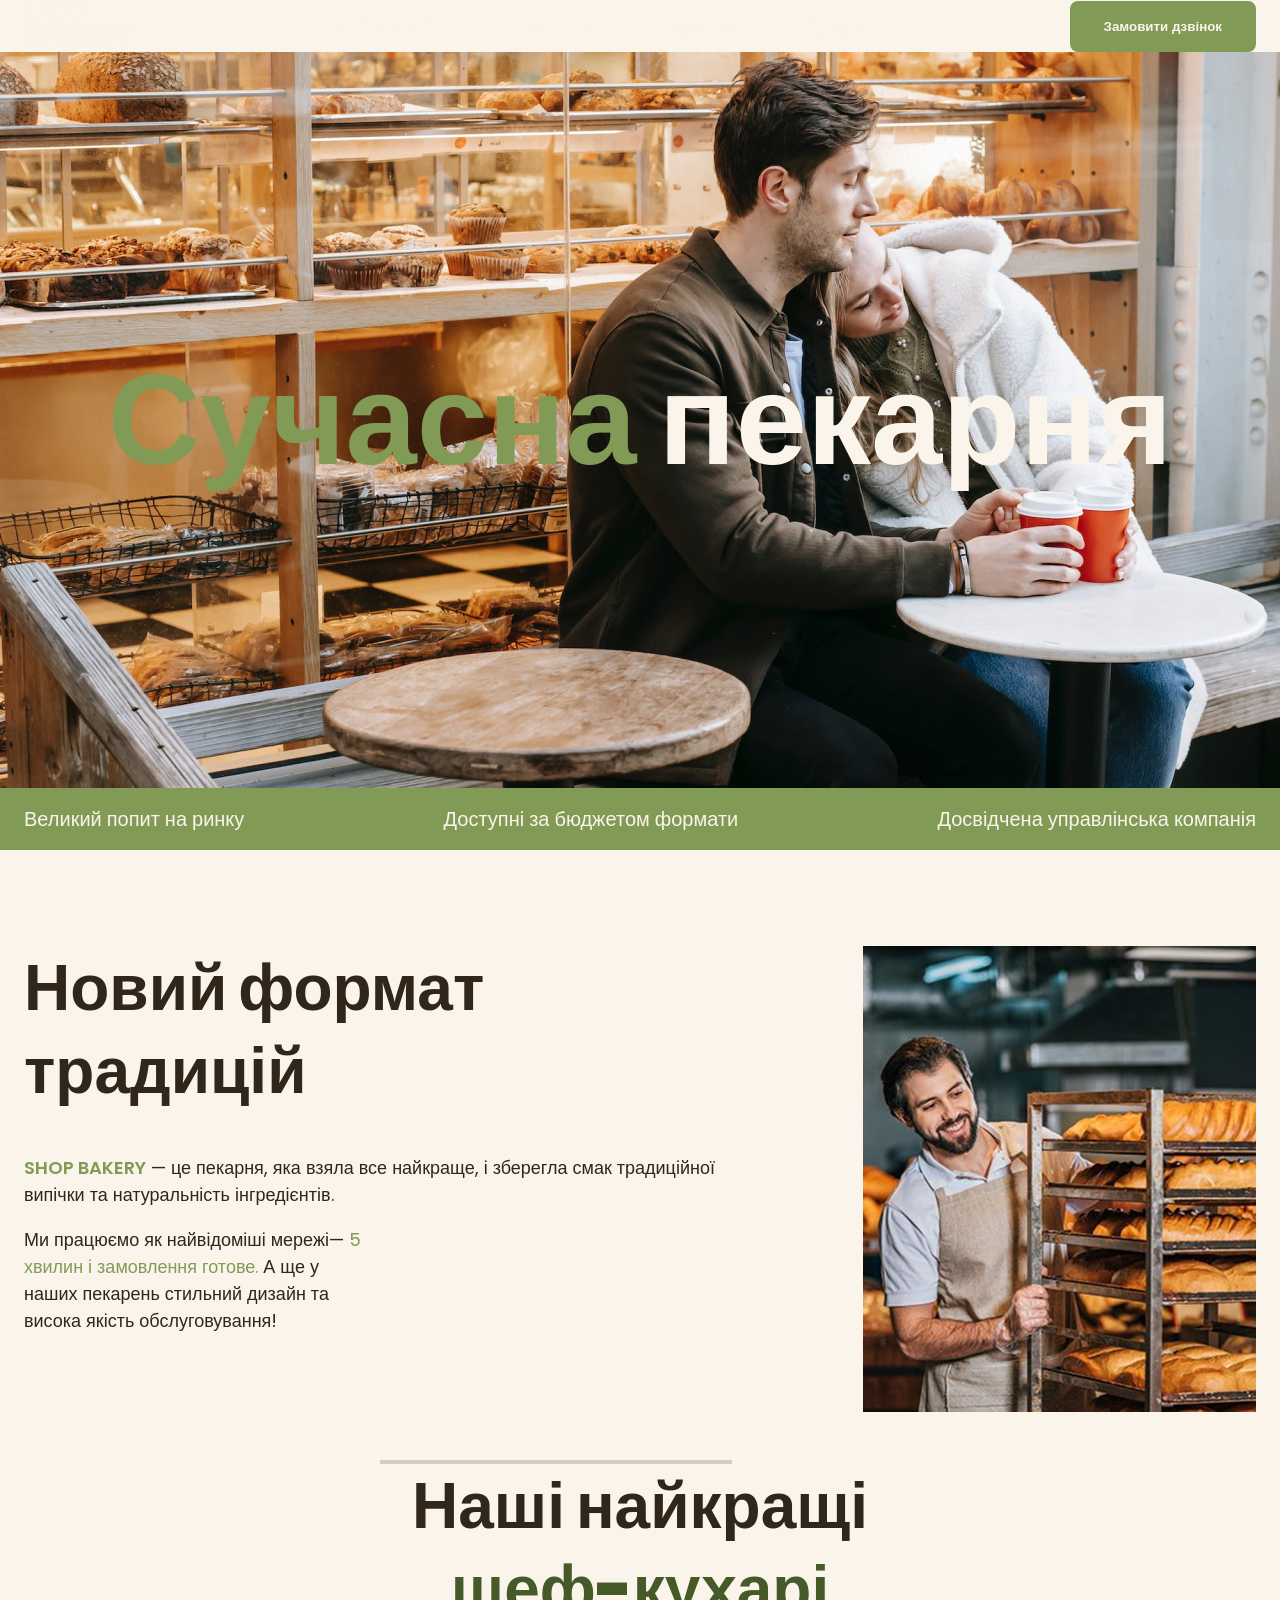
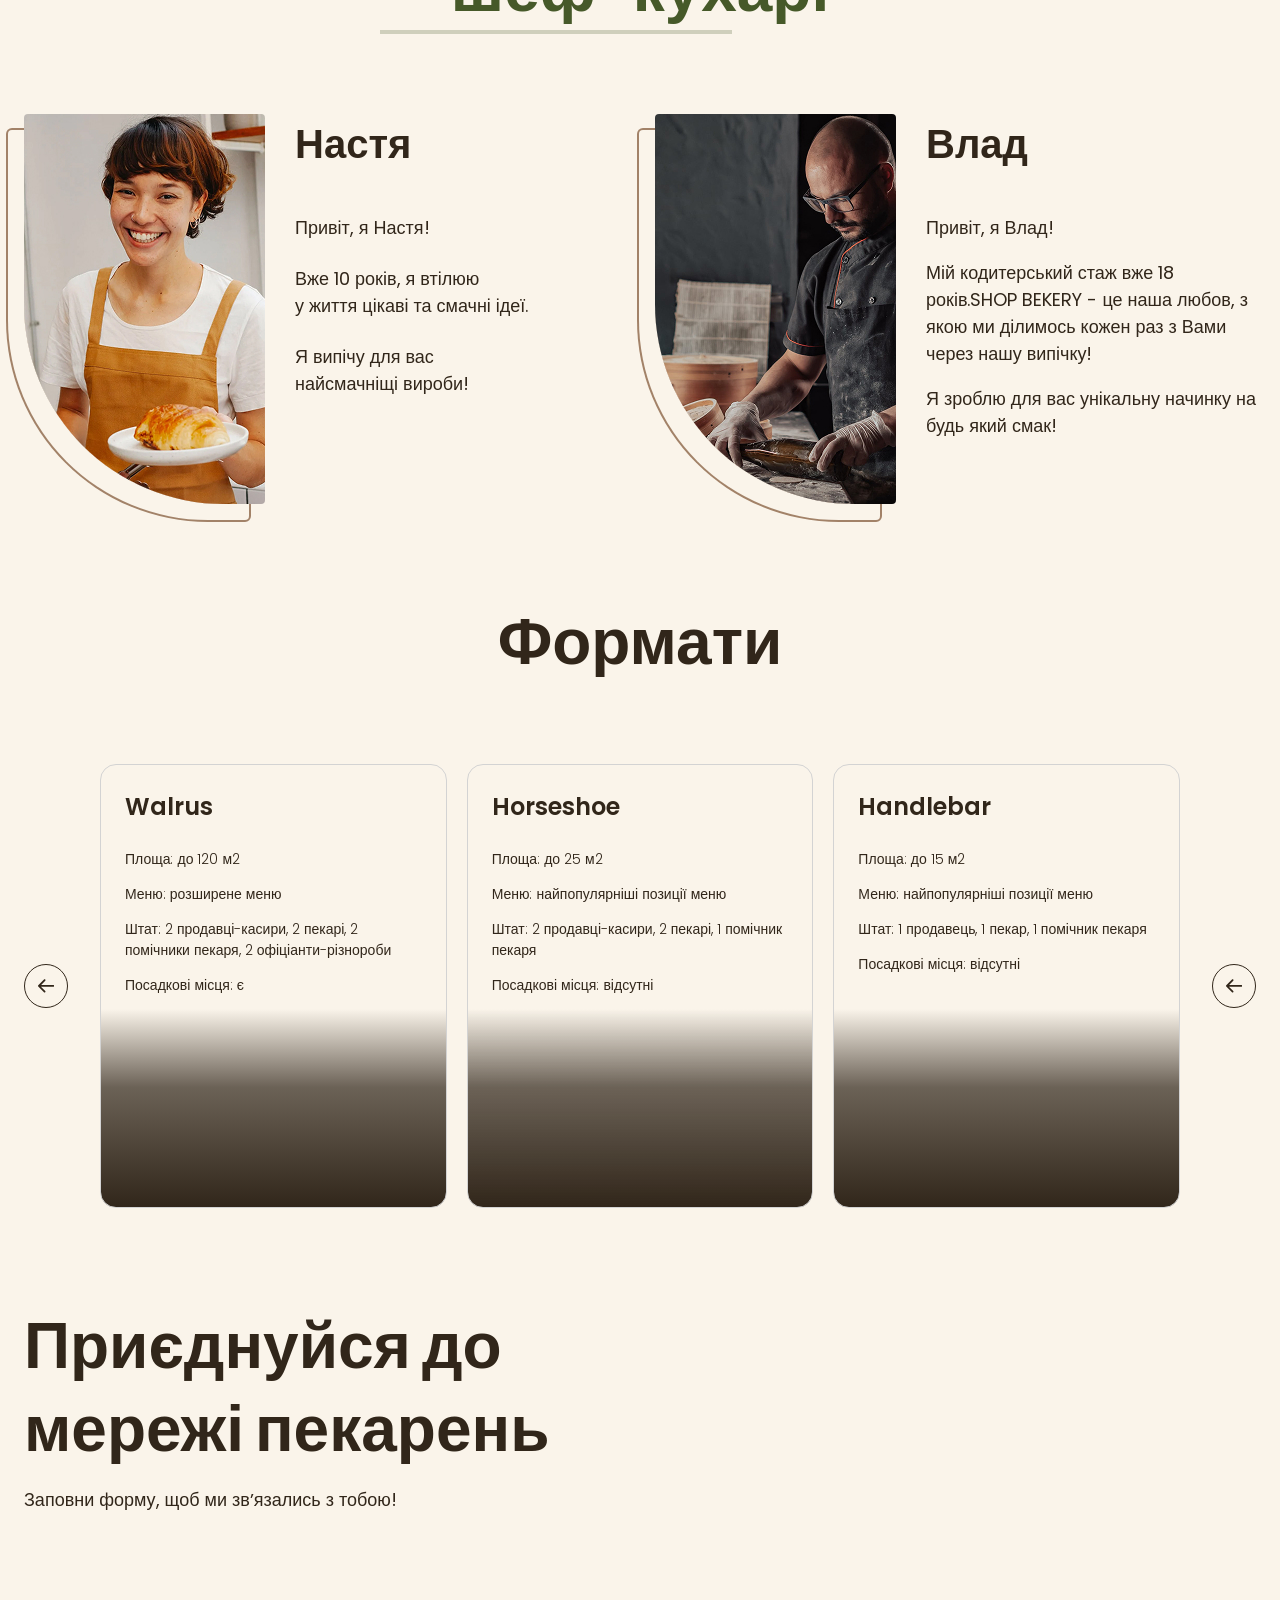
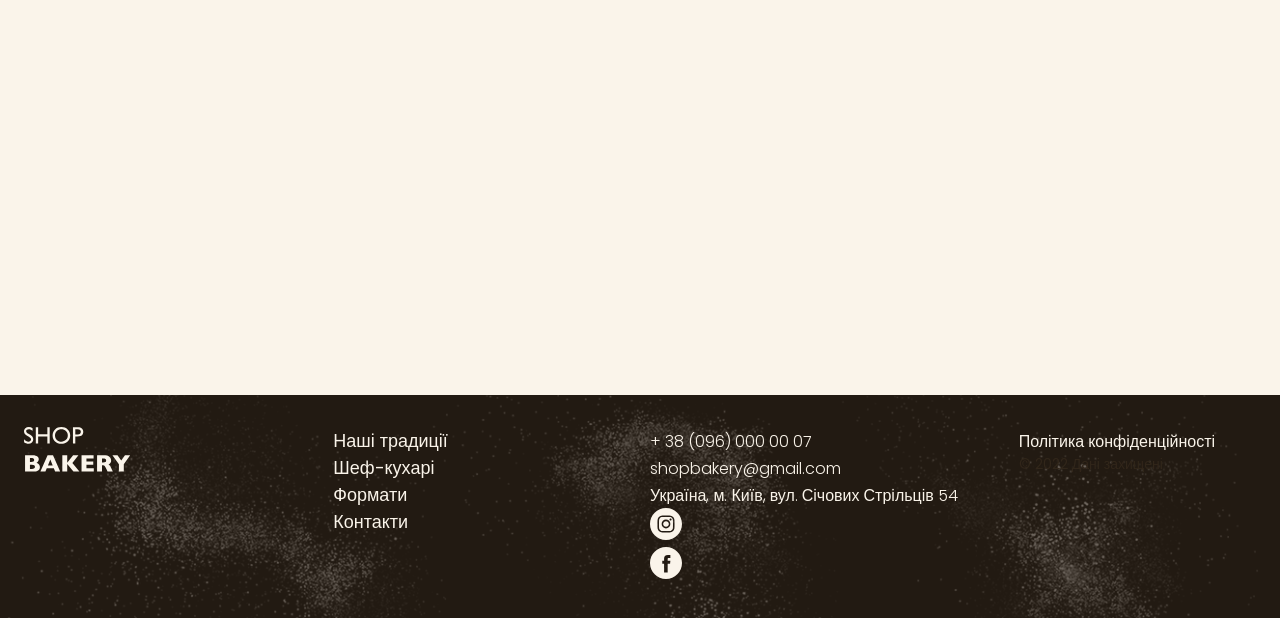
<file: index.html>
<!DOCTYPE html>
<html lang="=uk">
<head>
    <meta charset="UTF-8">
    <meta http-equiv="X-UA-Compatible" content="IE=edge">
    <meta name="viewport" content="width=device-width, initial-scale=1.0">
    <!-- Fonts -->
    <!-- <link rel="preconnect" href="https://fonts.googleapis.com">
    <link rel="preconnect" href="https://fonts.gstatic.com" crossorigin>
    <link href="https://fonts.googleapis.com/css2?family=Oswald:wght@200..700&family=Poppins:wght@300;400;600;900&display=swap" rel="stylesheet"> -->
    <!-- Styles -->
    <link rel="stylesheet" href="./css/styles.css">
    <title>Сучасна пекарня</title>
</head>
<body>
    <header>
        <div class="container">
            <div class="header-container">
            <nav class="header-nav">
             <a href="/">
                <img src="img/logo.svg" alt="Логотип сучасної пекарні">
             </a>
             <ul class="header-list">
                <li>
                    <a class="link" href="#traditions-section">Наші традиції</a>
                </li>
                <li>
                    <a class="link" href="#chefs-section">Шеф-кухарі</a>
                </li>
                <li>
                    <a class="link" href="#formats-section">Формати</a>
                </li>
                <li>
                    <a class="link" href="#contacts-section">Контакти</a>
                </li>
             </ul>
             </nav>
             <button type="button" class="button">
                Замовити дзвінок
            </button>
            </div>
        </div>
    </header>
    <main>
        <section class="hero-section">
            <div class="container">
                <h1 class="hero-title"><span class="accent">Сучасна</span> пекарня</h1>
            </div>
        </section>
        <section class="advantages-section">
            <div class="container">
                <h2 class="visually-hidden">Наші переваги</h2>
            <ul class="advantages-list">
                <li class="advantages-item">
                    Великий попит на ринку
                </li>
                <li class="advantages-item">
                    Доступні за бюджетом формати
                </li>
                <li class="advantages-item">
                    Досвідчена управлінська компанія
                </li>
            </ul>
            </div>
        </section>
        <section class="traditions-section" id="traditions-section">
            <div class="container">
                <div class="traditions-container">
                    <div class="traditions-content">
                        <h2 class="traditions-title section-title ">Новий формат традицій</h2>
                            <p class="traditions-text">
                                <span class="brand-uppercase">shop bakery</span> — це пекарня, яка взяла все найкраще, і зберегла смак 
                                традиційної випічки та натуральність інгредієнтів.
                            </p>
                            <p class="traditions-text limited">
                                Ми працюємо як найвідоміші мережі— 
                                <span class="brand">5 хвилин і замовлення готове.</span> 
                                А ще у наших пекарень стильний дизайн 
                                та висока якість обслуговування!
                            </p>
                    </div>
            <img src="img/baker-man.jpg" alt="Пекар чоловік дивиться на батони із посмішкою">
            </div>
            </div>
        </section>
        <section class="section" id="chefs-section">
            <div class="container">
                <h2 class="chefs-title section-title centered">Наші найкращі <span class="accent">шеф-кухарі</span></h2>
            <ul class="chefs-list">
                <li class="chefs-item">
                    <article class="chefs-card">
                        <img class="chefs-images" src="./img/chef-nastya.jpg" alt="Nastya-chef">
                        <div>
                            <h3 class="chef-name">Настя</h3>
                            <div class="chefs-text">
                                <p>
                                Привіт, я Настя!
                            </p>
                            <p>
                                Вже 10 років, я втілюю <br>
                                у життя цікаві та смачні ідеї.
                            </p>
                            <p>
                                Я випічу для вас <br>
                                найсмачніщі вироби!
                            </p>
                            </div>
                        </div>
                 </article>
                </li>
                <li class="chefs-item">
                    <article class="chefs-card">
                        <img class="chefs-images" src="./img/chef-vlad.jpg" alt="Vlad-chef">
                        <div>
                            <h3 class="chef-name">Влад</h3>
                            <p class="chef-text">
                                Привіт, я Влад!
                            </p>
                            <p class="chef-text">
                                Мій кодитерський стаж вже 18 років.SHOP BEKERY - це наша любов, з якою ми ділимось кожен раз з Вами через нашу випічку!
                            </p>
                            <p class="chef-text">
                                Я зроблю для вас унікальну начинку на будь який смак!
                            </p>
                        </div>
                    </article>
                </li>
            </ul>
            </div>
        </section>
        <section class="section" id="formats-section">
            <div class="container">
                <h2 class=" formats-section-title section-title centered">Формати</h2>
                <div class="formats-container">
                    <button class="carousel-button" type="button">
                    <svg class="formats-arrow">
                        <use href="./img/svg-sprite.svg#icon-arrow"></use>
                    </svg>
                </button>
                <ul class="formats-list">
                    <li class="formats-item">
                        <article class="format-card">
                            <h3 class="formats-title" lang="en">Walrus</h3>
                            <div class="formats-text">
                                <p>
                                    Площа: до 120 м2
                                </p>
                                <p>
                                    Меню: розширене меню 
                                </p>
                                <p>
                                    Штат: 2 продавці-касири, 2 пекарі, 2 помічники пекаря, 2 офіціанти-різнороби
                                </p>
                                <p>
                                    Посадкові місця: є
                                </p>
                            </div>
                        </article>
                    </li>
                    <li class="formats-item">
                        <article class="format-card">
                            <h3 class="formats-title" lang="en">Horseshoe</h3>
                            <div class="formats-text">
                                <p>
                                    Площа: до 25 м2
                                </p>
                                <p>
                                    Меню: найпопулярніші позиції меню
                                </p>
                                <p>
                                    Штат: 2 продавці-касири, 2 пекарі, 1 помічник пекаря
                                </p>
                                <p>
                                    Посадкові місця: відсутні
                                </p>
                            </div>
                        </article>
                    </li>
                    <li class="formats-item">
                        <article class="format-card">
                            <h3 class="formats-title" lang="en">Handlebar</h3>
                            <div class="formats-text">
                                <p>
                                    Площа: до 15 м2
                                </p>
                                <p>
                                    Меню: найпопулярніші позиції меню 
                                </p>
                                <p>
                                    Штат: 1 продавець, 1 пекар, 1 помічник пекаря
                                </p>
                                <p>
                                    Посадкові місця: відсутні
                                </p>
                            </div>
                        </article>
                    </li>
                </ul>
                <button class="carousel-button" type="button">
                    <svg class="formats-arrow">
                        <use href="./img/svg-sprite.svg#icon-arrow"></use>
                    </svg>
                </button>
                </div>
            </div>
        </section>
        <section class="contacts-section section" id="contacts-section">
            <div class="container">
                <div class="contact-container">
                    <div class="contact-form">
                        <h2 class="contacts-title section-title">Приєднуйся до мережі пекарень</h2>
                        <p>
                            Заповни форму, щоб ми звʼязались з тобою!
                        </p>
                        <!-- Contact Form -->
                    </div>
                    <iframe class="contact-map" 
                    src="https://www.google.com/maps/embed?pb=!1m18!1m12!1m3!1d2540.1636304352924!2d30.488698376412156!3d50.456677571593126!2m3!1f0!2f0!3f0!3m2!1i1024!2i768!4f13.1!3m3!1m2!1s0x40d4ce637c006b2d%3A0xaf86385f19996ff0!2sSichovykh%20Striltsiv%20St%2C%2054%2C%20Kyiv%2C%20Ukraine%2C%2002000!5e0!3m2!1sen!2ssk!4v1794733849195!5m2!1sen!2ssk" 
                    width="603" 
                    height="595"  
                    allowfullscreen="" 
                    loading="lazy" 
                    referrerpolicy="strict-origin-when-cross-origin">
                    </iframe>
                </div>
            </div>
        </section>
    </main>
    <footer class="footer">
        <div class="container">
            <div class="footer-container">
                <nav class="footer-nav">
                   <div class="footer-logo">
                     <a href="#">
                    <img src="img/logo.svg" alt="Логотип сучасної пекарні">
                    </a>
                   </div>
                    <ul class="footer-menu">
                        <li>
                            <a class="link" href="#traditions-section">Наші традиції</a>
                        </li>
                        <li>
                            <a class="link" href="#chefs-section">Шеф-кухарі</a>
                        </li>
                        <li>
                            <a class="link" href="#formats-section">Формати</a>
                        </li>
                        <li>
                            <a class="link" href="#contacts-section">Контакти</a>
                        </li>
                    </ul>
                </nav>
                <address class="footer-address">
                    <ul class="address-list">
                        <li>
                            <a class="address-link" href="tel:+380960000007">
                                + 38 (096) 000 00 07
                            </a>
                        </li>
                        <li><a class="address-link" href="mailto:shopbakery@gmail.com">
                            shopbakery@gmail.com
                        </a>
                        </li>
                        <li>
                            <a class="address-link" href="https://maps.app.goo.gl/6QaisEMWzY9Fdmkc7" target="_blank">
                                Україна, м. Київ, 
                                вул. Січових Стрільців 54
                            </a>
                        </li>
                        <li>
                            <svg class="address-icon">
                                <use href="./img/svg-sprite.svg#icon-instagram"></use>
                            </svg>
                        </li>
                        <li>
                            <svg class="address-icon">
                                <use href="./img/svg-sprite.svg#icon-facebook"></use>
                            </svg>
                        </li>
                    </ul>
                <div class="address-info">
                    <a class="address-link" href="#" target="_blank">Політика конфіденційності</a>
                    <p class="address-copyright">&copy; 2022 Дані захищені</p>
                </div>
                </address>
            </div>
        </div>
    </footer>
</body>
</html>
</file>
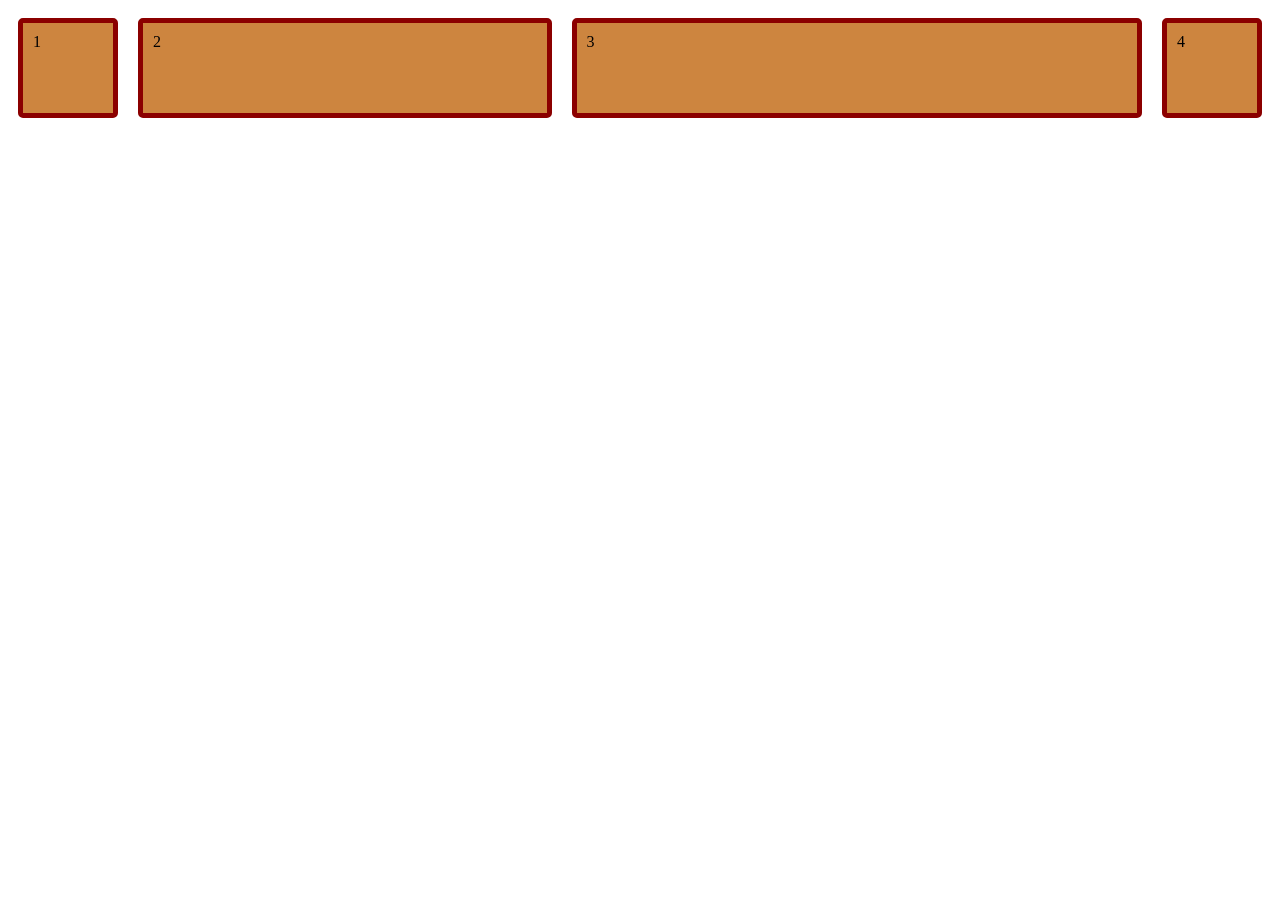
<file: test.html>
<!DOCTYPE html>
<html lang="en">
<head>
    <meta charset="UTF-8">
    <meta name="viewport" content="width=device-width, initial-scale=1.0">
    <link rel="stylesheet" href="./css/test.css">
    <title>Test</title>
</head>
<body>
    <div class="container">
        <div class="box">1</div>
        <div class="box">2</div>
        <div class="box">3</div>
        <div class="box">4</div>
        <!-- <div class="box">5</div>
        <div class="box">6</div>
        <div class="box">7</div>
        <div class="box">8</div>
        <div class="box">1</div>
        <div class="box">2</div>
        <div class="box">3</div>
        <div class="box">4</div>
        <div class="box">5</div>
        <div class="box">6</div>
        <div class="box">7</div>
        <div class="box">8</div> -->
    </div>
</body>
</html>
</file>
<file: css/styles.css>
@font-face {
  font-display: swap; 
  font-family: 'Poppins';
  font-weight: 300;
  src: url('../fonts/poppins-v24-latin-300.woff2') format('woff2'); 
}

@font-face {
  font-display: swap; 
  font-family: 'Poppins';
  font-weight: 400;
  src: url('../fonts/poppins-v24-latin-regular.woff2') format('woff2'); 
}

@font-face {
  font-display: swap; 
  font-family: 'Poppins';
  font-weight: 600;
  src: url('../fonts/poppins-v24-latin-600.woff2') format('woff2'); 
}

@font-face {
  font-display: swap; 
  font-family: 'Poppins';
  font-weight: 900;
  src: url('../fonts/poppins-v24-latin-900.woff2') format('woff2'); 
}

:root {
    --color-primary-dark: #31261A;
    --color-primary-light: #faf4ea;
    --color-secondary-dark: #a28268;
    --color-brand-normal: #819B57;
    --color-brand-dark: #465929;
    --color-brand-light: #CFCFBC;
}

/* Base */
*,
::before,
::after{
    box-sizing: border-box;
}

body {
    color: var(--color-primary-dark);
    background-color: var(--color-primary-light);
    font-family: 'Poppins', sans-serif;
    font-size: 18px;
    font-weight: 400;
    line-height: 1.5;
    margin: 0;
}

h1,h2,h3,h4,h5,h6,p {
    margin-top: 0;
}

a {
    display: inline-block;
}

address {
    font-style: normal;
}

ul {
    margin: 0;
    padding: 0;
    list-style-type: none;
}

.visually-hidden {
    position: absolute;
    left: -10000px;
    top: auto;
    width: 1px;
    height: 1px;
    overflow: hidden;
}

.section {
    padding: 48px 0px;
}

.container {
    width: 100%;
    max-width: 1288px;
    margin: 0 auto;
    padding: 0 24px;
}

/* Button */
.button {
    padding: 16px 32px;
    font-weight: 600;
    color: var(--color-primary-light);
    background-color: var(--color-brand-normal);
    border: 2px solid var(--color-brand-normal);
    border-radius: 8px;
    cursor: pointer;
}

.button:hover {
    background-color: transparent;
    color: var(--color-brand-dark);
}

/* Link */
.link {
    color: var(--color-primary-light);
    text-decoration: none;
}

.link:hover {
    color: var(--color-brand-normal);
    font-weight: 600;
}

/* Header */
.header-container {
    display: flex;
    align-items: center;
    gap: 40px;
}

.header-nav {
    display: flex;
    align-items: center;
    flex-grow: 1;
    gap: 40px;
}

.header-list {
    display: flex;
    gap: 64px;
    flex-grow: 1;
    justify-content: center;
}

/* Hero section  */
.hero-section {
    padding: 272px 0px;
    background-image: url('../img/hero-section-background.jpg');
    background-repeat: no-repeat;
    background-position: center top;
    background-size: cover;
}

.hero-title {
    color: var(--color-primary-light);
    text-align: center;
    font-size: 128px;
    font-weight: 900;
    margin-bottom: 0;
}

.hero-title .accent {
    color: var(--color-brand-normal);
}

/* Advantages section */
.advantages-section {
    padding: 16px 0;
    background-color: var(--color-brand-normal);
}

.advantages-list {
    display: flex;
    justify-content: space-between;
    gap: 40px;
}

.advantages-item {
    color: var(--color-primary-light);
    font-weight: 300;
    font-size: 20px;
}

.section-title {
    font-weight: 900;
    font-size: 64px;
    line-height: 1.3;
}

.section-title.centered {
    text-align: center;
}

.section-title .accent {
    color: var(--color-brand-dark);
}

/* Traditions section */
.traditions-section {
    padding-top: 96px;
}

.traditions-container {
    display: flex;
    justify-content: space-between;
    gap: 40px;
}

.traditions-content {
    max-width: 710px;
}

.traditions-title {
    margin-bottom: 42px;
}

.traditions-text .brand-uppercase {
    color: var(--color-brand-normal);
    text-transform: uppercase;
    font-weight: 600;
}

.traditions-text .brand {
    color: var(--color-brand-normal);
}

.traditions-text.limited {
    max-width: 340px;
}

/* Chef section */
.chef-name {
    font-weight: 600;
    font-size: 40px;
}

.chefs-title::before,
.chefs-title::after {
    display: block;
    width: 352px;
    border: 2px solid var(--color-brand-light);
    content: '';
}

.chefs-images {
    border-radius: 4px 4px 4px 200px;
    box-shadow: -16px 16px 0 0 var(--color-primary-light), -16px 16px 0 2px var(--color-secondary-dark);
}

.chefs-title {
    max-width: 520px;
    margin: 0 auto 80px
}

.chefs-list {
    display: flex;
    gap: 50px 30px;
    flex-wrap: wrap;
}

.chefs-item {
    flex-basis: calc((100% - 30px) / 2);
}

.chefs-text p {
    margin-bottom: 24px;
}

.chefs-text p:last-child {
    margin-bottom: 0;
}

.chefs-card {
    display: flex;
    gap: 30px;
}

/* Formats section */
.formats-container {
    display: flex;
    align-items: center;
    gap: 32px;
}

.formats-list {
    display: flex;
    gap: 20px;
    flex-wrap: nowrap;
}

.formats-item {
    flex-basis: calc((100% - 40px) / 3);
}

.format-card {
    padding: 24px;
    height: 444px;
    background-image:linear-gradient(180deg, 
    rgba(49, 38, 26, 0) 55.21%, 
    rgba(49, 38, 26, 0.71) 72.92%,
    var(--color-primary-dark) 100%);
    border: 1px solid lightgray;
    border-radius: 16px;
}

.formats-title {
    font-weight: 600;
    font-size: 24px;
}

.formats-section-title {
    margin-bottom: 80px;
}

.formats-text {
    font-weight: 300;
    font-size: 14px;
}

.carousel-button {
    display: flex;
    align-items: center;
    justify-content: center;
    flex-shrink: 0;
    width: 44px;
    height: 44px;
    border-radius: 50%;
    background-color: transparent;
    border: 1px solid var(--color-primary-dark);
    padding: 0;
    cursor: pointer;
}

.carousel-button:hover {
    background-color: var(--color-primary-dark);
}

.formats-arrow {
    width: 16px;
    height: 16px;
    fill: var(--color-primary-dark);
}

.carousel-button:hover .formats-arrow {
    fill: var(--color-primary-light);
}

/* Contacts section */
.contacts-section {
    padding-bottom: 96px;
}

.contact-container {
    display: flex;
    gap: 32px;
}

.contact-map {
    border: none;
    border-radius: 16px;
    flex-shrink: 0;
}

.contacts-title {
    margin-bottom: 16px;
}

/* Footer Section */
.footer {
    background-color: var(--color-primary-dark);
    background-image: url('../img/footer-background.png');
    background-repeat: no-repeat;
    background-size: cover;
    background-position: center;
    padding: 32px 0;
}

.footer-container {
    display: flex;
    gap: 20px;
}

.footer-nav, .footer-address {
    display: flex;
    flex-basis: 50%;
    gap: 20px;
}

.footer-logo, .footer-menu {
    flex-grow: 1;
}

.address-list, .address-info {
    flex-grow: 1;
}

/* Address section */
.address-link {
    font-weight: 300;
    font-size: 16px;
    color: var(--color-primary-light);
    text-decoration: none;
}

.address-link:hover {
    color: var(--color-brand-normal);
}

.address-copyright {
    font-weight: 400;
    font-size: 14px;
}

.address-icon {
    width: 32px;
    height: 32px;
    fill: var(--color-primary-light);
}

.address-icon:hover {
    fill: var(--color-brand-normal);
}
</file>
<file: css/test.css>
* {
    box-sizing: border-box;
}

.container {
    display: flex;
    justify-content: center;
}

.box {
    flex-basis: 100px;
    height: 100px;
    background-color: peru;
    padding: 10px;
    border: 5px solid darkred;
    border-radius: 5px;
    margin: 10px;
    flex-wrap: wrap;
}

.box:nth-child(2) {
    flex-grow: 1;
}

.box:nth-child(3) {
    flex-grow: 1.5;
}
</file>
